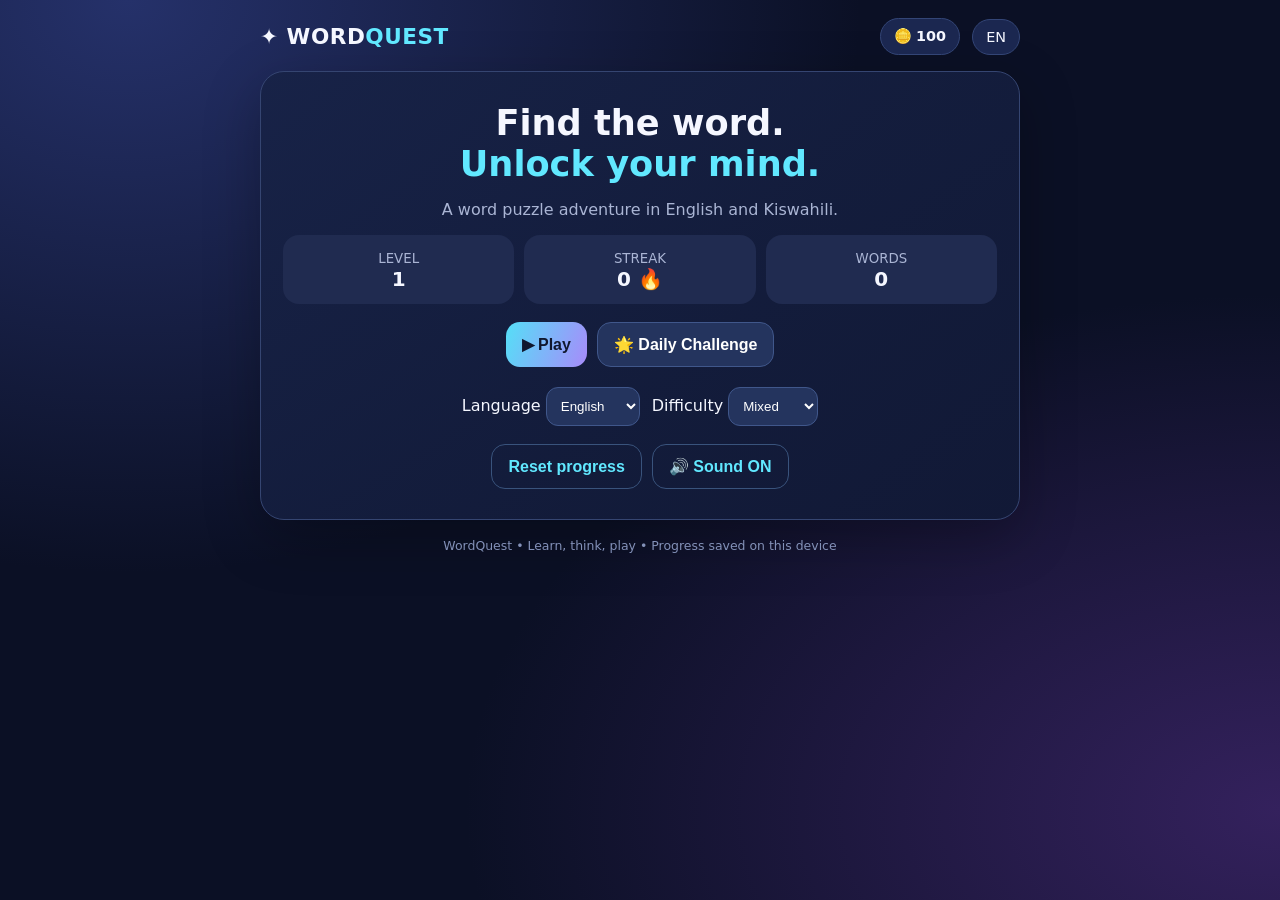
<file: index.html>
<!doctype html><html lang="en"><head><meta charset="utf-8"><meta name="viewport" content="width=device-width,initial-scale=1"><meta name="theme-color" content="#101a3a"><title>WordQuest</title><style>
:root{--bg:#0b1025;--panel:#151e40;--panel2:#202b53;--cyan:#61e8ff;--purple:#a78bfa;--text:#f5f7ff;--muted:#aab5d4;--gold:#ffd66b}*{box-sizing:border-box}body{margin:0;background:radial-gradient(ellipse at 10% 0,#25316a,transparent 45%),radial-gradient(ellipse at 100% 90%,#34215d,transparent 45%),var(--bg);color:var(--text);font-family:system-ui,-apple-system,Segoe UI,sans-serif;min-height:100vh;padding:18px}.wrap{max-width:760px;margin:auto}.top{display:flex;align-items:center;justify-content:space-between;gap:12px}.logo{font-weight:900;font-size:1.35rem;letter-spacing:.5px}.logo span{color:var(--cyan)}.pill{background:#1b2750;border:1px solid #334576;border-radius:999px;padding:9px 13px;font-size:.9rem}.card{background:linear-gradient(145deg,#172246ed,#111936f5);border:1px solid #354571;border-radius:24px;padding:22px;margin-top:16px;box-shadow:0 18px 55px #0004}.hero{text-align:center;padding:30px 22px}.hero h1{font-size:2.2rem;margin:0 0 8px}.hero p{color:var(--muted)}button{background:linear-gradient(110deg,#55dff7,#a78bfa);border:0;color:#10172e;font-weight:800;border-radius:14px;padding:12px 16px;font-size:1rem;cursor:pointer}button.secondary{background:#24345e;color:white;border:1px solid #40578b}button.flat{background:transparent;color:var(--cyan);border:1px solid #39537c}button:disabled{opacity:.4;cursor:not-allowed}.buttons{display:flex;gap:10px;flex-wrap:wrap;justify-content:center;margin-top:18px}.stats{display:grid;grid-template-columns:repeat(3,1fr);gap:10px}.stat{background:#202b50;border-radius:16px;padding:13px;text-align:center}.stat small{color:var(--muted)}.stat strong{display:block;font-size:1.25rem}.clue{font-size:1.35rem;text-align:center;padding:18px 12px}.answer{display:flex;justify-content:center;gap:8px;flex-wrap:wrap;min-height:54px}.slot{width:44px;height:46px;border:2px dashed #53648f;border-radius:12px;display:grid;place-items:center;font-weight:800;font-size:1.15rem}.slot.filled{border-style:solid;border-color:var(--cyan);background:#23345a}.letters{display:flex;justify-content:center;gap:8px;flex-wrap:wrap;margin:22px 0}.letter{width:46px;height:48px;border-radius:12px;background:#27365e;color:white;border:1px solid #516798;font-weight:900;font-size:1.15rem}.letter.used{opacity:.22}.hidden{display:none}.row{display:flex;align-items:center;justify-content:space-between;gap:12px;flex-wrap:wrap}.muted{color:var(--muted)}.success{color:#86f4c1}.warn{color:var(--gold)}select{background:#24345e;color:white;border:1px solid #40578b;border-radius:12px;padding:10px}.footer{text-align:center;color:#8391b8;font-size:.78rem;padding:18px}.toast{text-align:center;min-height:28px;color:var(--gold);font-weight:700}.progress{height:8px;background:#27345b;border-radius:20px;overflow:hidden;margin:14px 0}.progress div{height:100%;background:linear-gradient(90deg,var(--cyan),var(--purple))}@media(max-width:500px){body{padding:12px}.card{padding:17px}.slot,.letter{width:39px;height:42px}.hero h1{font-size:1.8rem}}
</style></head><body><div class="wrap"><header class="top"><div class="logo">✦ WORD<span>QUEST</span></div><div class="row"><span class="pill">🪙 <b id="coins">100</b></span><span class="pill" id="langBadge">EN</span></div></header>
<section id="home" class="card hero"><h1>Find the word.<br><span style="color:var(--cyan)">Unlock your mind.</span></h1><p>A word puzzle adventure in English and Kiswahili.</p><div class="stats"><div class="stat"><small>LEVEL</small><strong id="levelStat">1</strong></div><div class="stat"><small>STREAK</small><strong id="streakStat">0 🔥</strong></div><div class="stat"><small>WORDS</small><strong id="wordsStat">0</strong></div></div><div class="buttons"><button onclick="start(false)">▶ Play</button><button class="secondary" onclick="start(true)">🌟 Daily Challenge</button></div><div class="row" style="margin-top:20px;justify-content:center"><label>Language <select id="language" onchange="changeLang()"><option value="en">English</option><option value="sw">Kiswahili</option></select></label><label>Difficulty <select id="difficulty" onchange="changeDifficulty()"><option value="all">Mixed</option><option value="easy">Easy</option><option value="medium">Medium</option><option value="hard">Hard</option></select></label></div><div class="buttons"><button class="flat" onclick="resetGame()">Reset progress</button><button class="flat" onclick="toggleSound()" id="soundBtn">🔊 Sound ON</button></div></section>
<section id="game" class="card hidden"><div class="row"><button class="flat" onclick="goHome()">← Home</button><div class="pill" id="modeLabel">Level 1</div><div class="pill">🪙 <span id="gameCoins">100</span></div></div><div class="progress"><div id="progressBar" style="width:0%"></div></div><div class="clue" id="clue">Clue</div><div class="answer" id="answer"></div><div class="letters" id="letters"></div><div class="toast" id="toast"></div><div class="buttons"><button class="secondary" onclick="hint()">💡 Hint (15)</button><button class="secondary" onclick="clearAnswer()">↺ Clear</button><button onclick="check()">Check ✓</button></div><div class="footer" id="gameFooter">Earn coins by solving puzzles.</div></section><footer class="footer">WordQuest • Learn, think, play • Progress saved on this device</footer></div>
<script>
const EN=[['planet','A world orbiting a star','easy'],['river','A natural flowing body of water','easy'],['pencil','A tool used for writing or drawing','easy'],['garden','A place where plants are grown','easy'],['window','An opening in a wall with glass','easy'],['bridge','A structure built over a gap','easy'],['orange','A citrus fruit and a colour','easy'],['shadow','A dark shape cast by light','easy'],['puzzle','A problem made to test your thinking','easy'],['forest','A large area filled with trees','easy'],['journey','Travel from one place to another','medium'],['diamond','A precious stone known for its hardness','medium'],['library','A place where books are kept','medium'],['whisper','To speak very softly','medium'],['gravity','The force that pulls objects together','medium'],['compass','A device that points north','medium'],['horizon','The line where sky meets land or sea','medium'],['courage','The ability to face fear','medium'],['harvest','Gathering crops from the fields','medium'],['village','A small community or settlement','medium'],['curiosity','The desire to know or learn something','hard'],['strategy','A plan designed to achieve a goal','hard'],['velocity','Speed in a particular direction','hard'],['mystery','Something difficult to explain or understand','hard'],['rhythm','A repeated pattern of sounds or movement','hard'],['invention','A new device or process created','hard'],['patience','Ability to wait calmly','hard'],['solution','An answer to a problem','hard'],['language','A system of words used to communicate','hard'],['wisdom','Knowledge combined with good judgement','hard'],['island','Land surrounded by water','easy'],['bottle','A container for liquids','easy'],['market','A place where goods are bought and sold','easy'],['cloud','A mass of water droplets in the sky','easy'],['music','Sounds arranged in a pleasing way','easy'],['engine','A machine that produces power','medium'],['balance','A steady or equal state','medium'],['festival','A celebration or special event','medium'],['energy','Power used to do work','medium'],['treasure','Valuable things kept or hidden','hard']];
const SW=[['mwezi','Kitu kinachoonekana angani usiku','easy'],['mto','Maji yanayotiririka kuelekea baharini','easy'],['kalamu','Chombo cha kuandika','easy'],['bustani','Mahali pa kupanda maua au mimea','easy'],['dirisha','Sehemu ya ukuta yenye nafasi ya kuingiza mwanga','easy'],['daraja','Muundo unaovuka mto au bonde','easy'],['machungwa','Tunda lenye ladha ya uchachu na utamu','easy'],['kivuli','Giza linalotokana na kuzuia mwanga','easy'],['kitendawili','Swali la kufikirisha lenye jibu','easy'],['msitu','Eneo kubwa lenye miti mingi','easy'],['safari','Kusafiri kutoka sehemu moja hadi nyingine','medium'],['almasi','Jiwe la thamani lenye ugumu mkubwa','medium'],['maktaba','Mahali pa kuhifadhi na kusoma vitabu','medium'],['kunongona','Kuzungumza kwa sauti ya chini','medium'],['mvuto','Nguvu inayovuta vitu kuelekea kila mmoja','medium'],['dira','Chombo kinachoonyesha mwelekeo','medium'],['upeo','Mstari unaoonekana mbali ambapo ardhi na anga hukutana','medium'],['ujasiri','Uwezo wa kukabiliana na hofu','medium'],['mavuno','Mazao yanayokusanywa shambani','medium'],['kijiji','Makazi madogo ya watu','medium'],['udadisi','Hamu ya kujua au kujifunza','hard'],['mkakati','Mpango wa kufikia lengo','hard'],['kasi','Umbali unaosafiriwa kwa muda','easy'],['fumbo','Jambo lisiloeleweka kwa urahisi','medium'],['mdundo','Mpangilio unaojirudia wa sauti','medium'],['uvumbuzi','Kitu kipya kilichobuniwa','hard'],['subira','Uwezo wa kusubiri kwa utulivu','medium'],['suluhisho','Jibu au njia ya kutatua tatizo','medium'],['lugha','Njia ya watu kuwasiliana','easy'],['hekima','Maarifa na busara ya kufanya maamuzi','hard'],['kisiwa','Ardhi iliyozungukwa na maji','easy'],['chupa','Kifaa cha kuhifadhi kimiminika','easy'],['soko','Mahali pa kununua na kuuza bidhaa','easy'],['wingu','Mkusanyiko wa matone angani','easy'],['muziki','Sauti zilizopangwa kwa mpangilio','easy'],['injini','Mashine inayozalisha nguvu','medium'],['usawa','Hali ya kuwa sawa','medium'],['sherehe','Tukio la kusherehekea','easy'],['nguvu','Uwezo wa kufanya kazi','easy'],['hazina','Vitu vya thamani vilivyokusanywa','hard']];
let data=JSON.parse(localStorage.getItem('wqsave')||'{}');data.coins??=100;data.level??=1;data.words??=0;data.streak??=0;data.lang??='en';data.sound??=true;data.daily??='';let daily=false,word='',clue='',pool=[],picked=[],hinted=0,levelNum=1;
function save(){localStorage.setItem('wqsave',JSON.stringify(data));updateStats()}function updateStats(){document.getElementById('coins').textContent=data.coins;document.getElementById('gameCoins').textContent=data.coins;document.getElementById('levelStat').textContent=data.level;document.getElementById('wordsStat').textContent=data.words;document.getElementById('streakStat').textContent=data.streak+' 🔥';document.getElementById('language').value=data.lang;document.getElementById('langBadge').textContent=data.lang.toUpperCase();document.getElementById('soundBtn').textContent=data.sound?'🔊 Sound ON':'🔇 Sound OFF'}function bank(){return data.lang==='en'?EN:SW}function changeLang(){data.lang=document.getElementById('language').value;save()}function changeDifficulty(){save()}function goHome(){document.getElementById('game').classList.add('hidden');document.getElementById('home').classList.remove('hidden');save()}function start(isDaily){daily=isDaily;let list=bank().filter(x=>document.getElementById('difficulty').value==='all'||x[2]===document.getElementById('difficulty').value);if(isDaily){let seed=new Date().toISOString().slice(0,10);list=[bank()[Math.floor((new Date().getDate()+new Date().getMonth()*31)%bank().length)]];levelNum='Daily'}else{list=list.length?list:bank();let idx=(data.level-1)%list.length;list=[list[idx]];levelNum=data.level}word=list[0][0].toUpperCase();clue=list[0][1];picked=Array(word.length).fill(null);hinted=0;pool=word.split('').map((l,i)=>({l,i}));pool.sort(()=>Math.random()-.5);document.getElementById('home').classList.add('hidden');document.getElementById('game').classList.remove('hidden');document.getElementById('modeLabel').textContent=isDaily?'🌟 Daily Challenge':'Level '+levelNum;document.getElementById('clue').textContent=clue;document.getElementById('progressBar').style.width=isDaily?'100%':Math.min(100,(data.level%10)*10)+'%';document.getElementById('toast').textContent='';render();updateStats()}function render(){let a=document.getElementById('answer');a.innerHTML='';for(let i=0;i<word.length;i++){let s=document.createElement('div');s.className='slot'+(picked[i]?' filled':'');s.textContent=picked[i]?.l||'';s.onclick=()=>remove(i);a.appendChild(s)}let l=document.getElementById('letters');l.innerHTML='';pool.forEach((x,i)=>{let b=document.createElement('button');b.className='letter'+(picked.some(p=>p?.i===x.i)?' used':'');b.textContent=x.l;b.disabled=picked.some(p=>p?.i===x.i);b.onclick=()=>choose(x);l.appendChild(b)});document.getElementById('gameCoins').textContent=data.coins}function choose(x){let i=picked.findIndex(p=>!p);if(i<0)return;picked[i]=x;render();tone(520)}function remove(i){if(picked[i]){picked[i]=null;render()}}function clearAnswer(){picked=[];render()}function check(){if(picked.filter(Boolean).length!==word.length){toast('Fill every letter first');return}let ans=picked.map(x=>x.l).join('');if(ans===word){toast('Correct! +20 coins ✨',true);data.coins+=20;data.words++;data.streak++;if(daily){let day=new Date().toISOString().slice(0,10);if(data.daily!==day){data.coins+=30;data.daily=day;toast('Daily solved! +20 coins and +30 daily bonus 🎉',true)}else toast('Daily puzzle solved!',true)}else data.level++;save();tone(760);setTimeout(()=>goHome(),900)}else{toast('Not quite. Try again!');tone(180)}}function hint(){if(data.coins<15){toast('Not enough coins for a hint');return}let i=picked.findIndex(p=>!p);if(i<0){toast('Answer already filled');return}let correct=pool.find(x=>x.i===i);if(!correct){let actual=word[i];correct={l:actual,i};}data.coins-=15;picked[i]=correct;hinted++;save();render();toast('Hint used: -15 coins');tone(440)}function toast(t,ok=false){let el=document.getElementById('toast');el.textContent=t;el.className='toast '+(ok?'success':'')}function resetGame(){if(confirm('Reset all WordQuest progress and coins?')){data={coins:100,level:1,words:0,streak:0,lang:data.lang,sound:data.sound,daily:''};save()}}function toggleSound(){data.sound=!data.sound;save()}function tone(freq){if(!data.sound)return;try{let c=new(window.AudioContext||window.webkitAudioContext)(),o=c.createOscillator(),g=c.createGain();o.frequency.value=freq;g.gain.value=.035;o.connect(g);g.connect(c.destination);o.start();o.stop(c.currentTime+.08)}catch(e){}}updateStats();
</script></body></html>
</file>
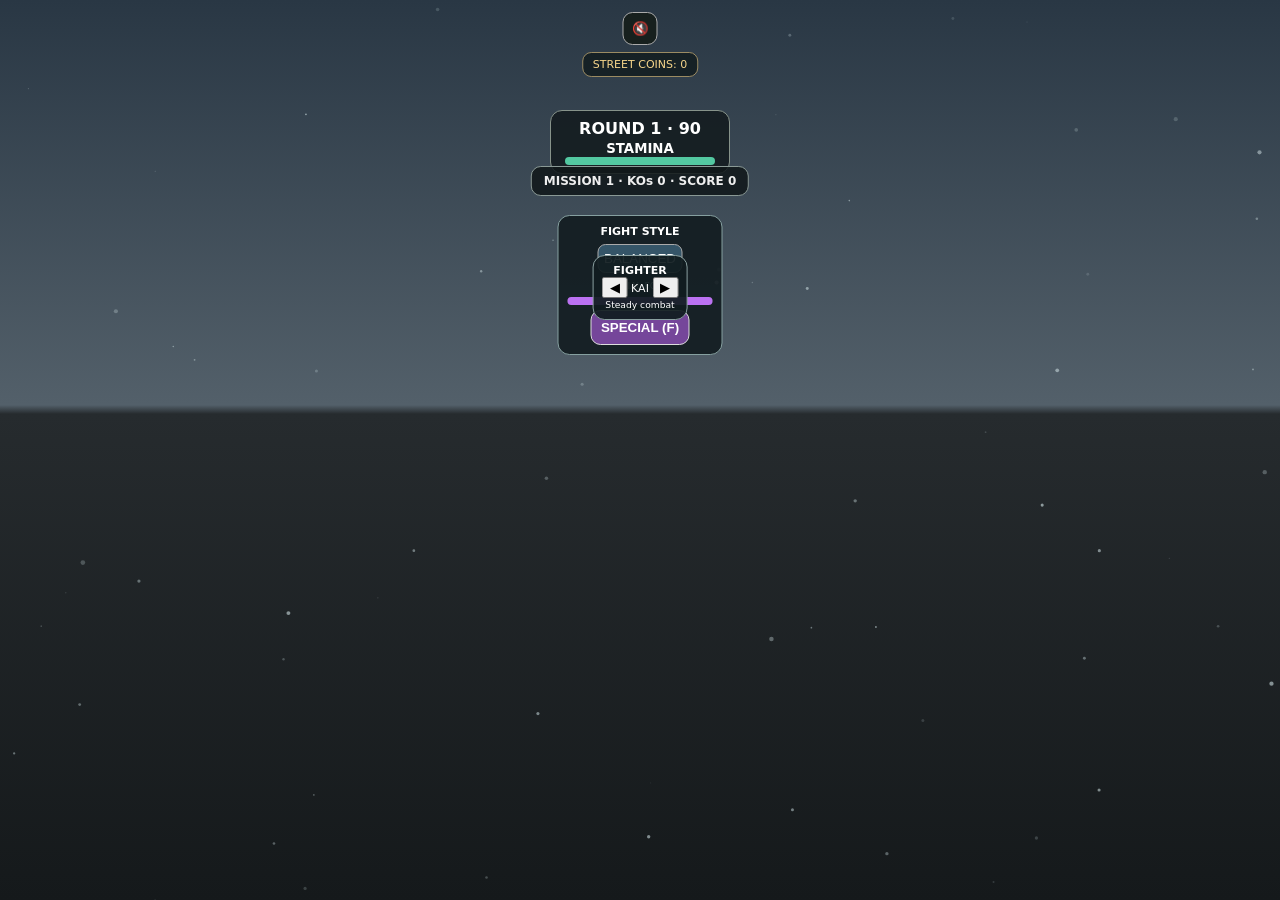
<file: fighting-tiger-prototype/index.html>
<!DOCTYPE html>
<html lang="en"><head><meta charset="utf-8"><meta name="viewport" content="width=device-width,initial-scale=1,maximum-scale=1,user-scalable=no"><title>Street Legend — Combat Prototype</title>
<style>
*{box-sizing:border-box}body{margin:0;background:#101315;color:#eee;font-family:system-ui;overflow:hidden}canvas{display:block;width:100vw;height:100vh;background:linear-gradient(#293744 0%,#53606a 45%,#262b2e 46%,#15191b 100%)}.hud{position:fixed;top:12px;left:12px;right:12px;display:flex;justify-content:space-between;gap:10px}.panel{background:#101719cc;border:1px solid #87938a;border-radius:12px;padding:10px 14px;min-width:40%}.bar{height:12px;background:#42494a;border-radius:9px;margin-top:6px;overflow:hidden}.fill{height:100%;background:linear-gradient(90deg,#b43b32,#e7a34c);width:100%;transition:width .2s}.controls{position:fixed;bottom:20px;left:0;right:0;display:flex;justify-content:space-between;padding:0 20px;align-items:end}.pad{display:grid;grid-template-columns:56px 56px 56px;grid-template-rows:56px 56px 56px;gap:5px}.btn{border:1px solid #a4a9a4;border-radius:14px;background:#17201ed9;color:white;font-weight:bold;font-size:18px;touch-action:none}.pad .up{grid-column:2}.pad .left{grid-column:1;grid-row:2}.pad .down{grid-column:2;grid-row:2}.pad .right{grid-column:3;grid-row:2}.actions{display:grid;grid-template-columns:64px 64px;gap:7px}.actions button{height:70px;border-radius:50%;background:#803e34e8;font-size:13px}.actions .kick{background:#9c7431e8}.note{position:fixed;bottom:130px;left:50%;transform:translateX(-50%);font-size:12px;color:#e6e2ce;background:#171d1bcc;padding:8px;border-radius:8px;white-space:nowrap}.title{position:fixed;top:90px;left:50%;transform:translateX(-50%);font-size:22px;font-weight:900;text-shadow:0 3px 8px #000}
</style></head><body><canvas id="c"></canvas><div class="hud"><div class="panel"><b>PLAYER</b><div class="bar"><div id="hp" class="fill"></div></div><small id="hptext">100 / 100</small></div><div class="panel"><b>RIVAL</b><div class="bar"><div id="ehp" class="fill"></div></div><small id="ehptext">100 / 100</small></div></div><div class="title" id="title">STREET LEGEND · DEMO</div><div class="controls"><div class="pad"><button class="btn up" data-m="up">▲</button><button class="btn left" data-m="left">◀</button><button class="btn down" data-m="down">▼</button><button class="btn right" data-m="right">▶</button></div><div class="actions"><button class="btn" id="punch">PUNCH</button><button class="btn kick" id="kick">KICK</button><button class="btn" id="block" style="background:#385b4b">BLOCK</button><button class="btn" id="dodge" style="background:#375b7c">DODGE</button></div></div><div class="note">Combo: punch twice, kick · Block reduces damage · Dodge</div>
<script>
const c=document.querySelector('#c'),ctx=c.getContext('2d');function resize(){c.width=innerWidth*devicePixelRatio;c.height=innerHeight*devicePixelRatio;ctx.setTransform(devicePixelRatio,0,0,devicePixelRatio,0,0)}resize();onresize=resize;
let player={x:0.36,y:0.65,hp:100,attack:0},enemy={x:0.64,y:0.58,hp:100,attack:0},keys={},flash=0,won=false;
function fighter(x,y,color,attack){let px=x*innerWidth,py=y*innerHeight,s=70+(y-.5)*55;ctx.save();ctx.translate(px,py);if(attack)ctx.rotate(attack*.12);ctx.fillStyle='#0006';ctx.beginPath();ctx.ellipse(0,s*.62,s*.38,s*.12,0,0,Math.PI*2);ctx.fill();ctx.fillStyle=color;ctx.fillRect(-s*.18,-s*.1,s*.36,s*.48);ctx.fillStyle='#d3a078';ctx.beginPath();ctx.arc(0,-s*.3,s*.16,0,Math.PI*2);ctx.fill();ctx.strokeStyle=color;ctx.lineWidth=s*.13;ctx.lineCap='round';ctx.beginPath();ctx.moveTo(-s*.12,s*.02);ctx.lineTo(-s*.4,s*.1+attack*4);ctx.moveTo(s*.12,s*.02);ctx.lineTo(s*.4,s*.08-attack*4);ctx.moveTo(-s*.08,s*.36);ctx.lineTo(-s*.24,s*.6);ctx.moveTo(s*.08,s*.36);ctx.lineTo(s*.22,s*.6);ctx.stroke();ctx.restore()}
function draw(){ctx.clearRect(0,0,innerWidth,innerHeight);let ground=innerHeight*.58;ctx.fillStyle='#293033';ctx.fillRect(0,ground,innerWidth,innerHeight-ground);for(let i=0;i<12;i++){ctx.strokeStyle='#343b3e';ctx.beginPath();ctx.moveTo(i*innerWidth/12,ground);ctx.lineTo(i*innerWidth/12,innerHeight);ctx.stroke()}fighter(player.x,player.y,'#315b83',player.attack);fighter(enemy.x,enemy.y,'#963d37',enemy.attack);if(flash){ctx.fillStyle='#fff4';ctx.fillRect(0,0,innerWidth,innerHeight);flash--}requestAnimationFrame(draw)}draw();
function update(){let sp=.005;for(let k in keys)if(keys[k]){if(k==='up')player.y-=sp;if(k==='down')player.y+=sp;if(k==='left')player.x-=sp;if(k==='right')player.x+=sp}player.x=Math.max(.1,Math.min(.9,player.x));player.y=Math.max(.45,Math.min(.85,player.y));if(enemy.hp>0){let dx=player.x-enemy.x,dy=player.y-enemy.y;enemy.x+=Math.sign(dx)*.0014;enemy.y+=Math.sign(dy)*.0008;if(Math.abs(dx)<.1&&Math.abs(dy)<.1&&Math.random()<.008){player.hp=Math.max(0,player.hp-4);flash=4;hud()}}hud();setTimeout(update,30)};
function hud(){document.querySelector('#hp').style.width=player.hp+'%';document.querySelector('#ehp').style.width=enemy.hp+'%';document.querySelector('#hptext').textContent=player.hp+' / 100';document.querySelector('#ehptext').textContent=enemy.hp+' / 100';if(enemy.hp<=0&&!won){won=true;document.querySelector('#title').textContent='VICTORY! · RIVAL DEFEATED';}if(player.hp<=0)document.querySelector('#title').textContent='DEFEATED · TAP TO RESTART'}
document.querySelectorAll('[data-m]').forEach(b=>{let m=b.dataset.m;b.onpointerdown=e=>{e.preventDefault();keys[m]=true};b.onpointerup=b.onpointerleave=()=>keys[m]=false});
function hit(type){if(won||player.hp<=0)return;let dx=player.x-enemy.x,dy=player.y-enemy.y;if(Math.abs(dx)<.16&&Math.abs(dy)<.13){enemy.hp=Math.max(0,enemy.hp-(type==='kick'?16:10));enemy.attack=-1;flash=3;setTimeout(()=>enemy.attack=0,180)}player.attack=type==='kick'?2:1;setTimeout(()=>player.attack=0,200);hud()}
document.querySelector('#punch').onclick=()=>hit('punch');document.querySelector('#kick').onclick=()=>hit('kick');document.querySelector('#title').onclick=()=>{if(player.hp<=0||won){player.hp=enemy.hp=100;won=false;document.querySelector('#title').textContent='STREET LEGEND · DEMO';hud()}};

// Combat expansion: defensive actions, combos, and clearer enemy pressure.
let blocking=false, dodging=false, comboCount=0, comboTimer=null;
const blockBtn=document.querySelector('#block'),dodgeBtn=document.querySelector('#dodge');
blockBtn.onpointerdown=e=>{e.preventDefault();blocking=true;blockBtn.style.filter='brightness(1.5)'};
blockBtn.onpointerup=blockBtn.onpointerleave=()=>{blocking=false;blockBtn.style.filter=''};
dodgeBtn.onclick=()=>{if(won||player.hp<=0)return;dodging=true;player.x=Math.max(.08,Math.min(.92,player.x+(player.x<enemy.x?-0.07:0.07)));setTimeout(()=>dodging=false,380)};
const baseHit=hit;
hit=function(type){if(won||player.hp<=0)return;let dx=player.x-enemy.x,dy=player.y-enemy.y;if(Math.abs(dx)<.17&&Math.abs(dy)<.15){comboCount++;clearTimeout(comboTimer);comboTimer=setTimeout(()=>comboCount=0,1000);let damage=(type==='kick'?18:11)+(comboCount>=3?7:0);enemy.hp=Math.max(0,enemy.hp-damage);document.querySelector('#title').textContent=comboCount>=3?'COMBO STRIKE!':'STREET LEGEND · DEMO';enemy.attack=-1;flash=3;setTimeout(()=>enemy.attack=0,180)}player.attack=type==='kick'?2:1;setTimeout(()=>player.attack=0,200);hud()};
update=function(){let sp=.005;for(let k in keys)if(keys[k]){if(k==='up')player.y-=sp;if(k==='down')player.y+=sp;if(k==='left')player.x-=sp;if(k==='right')player.x+=sp}player.x=Math.max(.08,Math.min(.92,player.x));player.y=Math.max(.45,Math.min(.85,player.y));if(enemy.hp>0&&player.hp>0){let dx=player.x-enemy.x,dy=player.y-enemy.y;enemy.x+=Math.sign(dx)*.0013;enemy.y+=Math.sign(dy)*.0007;if(Math.abs(dx)<.11&&Math.abs(dy)<.13&&Math.random()<.009&&!dodging){player.hp=Math.max(0,player.hp-(blocking?1:4));flash=blocking?1:4;hud()}}hud();setTimeout(update,30)};update();
</script>
<!-- Gameplay upgrade: keyboard, smarter movement, cooldowns and effects -->
<script>
// Keyboard play and improved combat presentation
const keyMap={w:'up',ArrowUp:'up',s:'down',ArrowDown:'down',a:'left',ArrowLeft:'left',d:'right',ArrowRight:'right'};
addEventListener('keydown',e=>{if(keyMap[e.key]){keys[keyMap[e.key]]=true;e.preventDefault()} if(e.key==='j')hit('punch');if(e.key==='k')hit('kick');if(e.key==='l')blocking=true;if(e.key===' '){e.preventDefault();dodgeBtn.click()}});
addEventListener('keyup',e=>{if(keyMap[e.key])keys[keyMap[e.key]]=false;if(e.key==='l')blocking=false});
// Smooth pulse effect when combat is close, with an optional shake on impact
let impactShake=0;
const oldDraw=fighter;
fighter=function(x,y,color,attack){oldDraw(x,y,color,attack);if(attack){ctx.save();ctx.globalAlpha=.18;ctx.fillStyle='#fff';ctx.beginPath();ctx.arc(x*innerWidth,y*innerHeight-30,48,0,Math.PI*2);ctx.fill();ctx.restore()}};
// Prevent attacks from being spammed and make enemy strikes telegraphed
let playerCooldown=0,enemyWindup=0,enemyCooldown=0;
const previousHit=hit;
hit=function(type){if(playerCooldown>0||blocking)return;playerCooldown=type==='kick'?520:300;previousHit(type);setTimeout(()=>playerCooldown=0,type==='kick'?520:300)};
// Stronger rival behaviour: occasional wind-up attack, recover window and distance-aware pursuit.
update=function(){let sp=.0048;for(let k in keys)if(keys[k]){if(k==='up')player.y-=sp;if(k==='down')player.y+=sp;if(k==='left')player.x-=sp;if(k==='right')player.x+=sp}player.x=Math.max(.08,Math.min(.92,player.x));player.y=Math.max(.46,Math.min(.84,player.y));if(enemy.hp>0&&player.hp>0){let dx=player.x-enemy.x,dy=player.y-enemy.y,dist=Math.abs(dx);if(enemyWindup>0){enemyWindup-=30;if(enemyWindup<=0&&dist<.13&&Math.abs(dy)<.13&&!dodging){player.hp=Math.max(0,player.hp-(blocking?2:9));flash=blocking?2:5;hud();enemyCooldown=850}}else if(enemyCooldown>0)enemyCooldown-=30;else if(dist<.13&&Math.abs(dy)<.13&&Math.random()<.025){enemyWindup=240;document.querySelector('#title').textContent='RIVAL ATTACK! BLOCK OR DODGE';enemy.attack=1;setTimeout(()=>enemy.attack=0,220)}else{enemy.x+=Math.sign(dx)*.0012;enemy.y+=Math.sign(dy)*.00065}}hud();setTimeout(update,30)};
update();
</script>

<script>
// Additional polish: match-style timer, arena boundaries, stamina, round reset and mobile sound toggle.
let stamina=100, roundSeconds=90, roundTimer=null, soundEnabled=false;
const extraHud=document.createElement('div');extraHud.style.cssText='position:fixed;top:110px;left:50%;transform:translateX(-50%);background:#101719cc;border:1px solid #87938a;border-radius:12px;padding:8px 14px;text-align:center;color:#fff;font-weight:800;z-index:5';extraHud.innerHTML='ROUND 1 · <span id="timer">90</span><br><small>STAMINA</small><div style="width:150px;height:8px;background:#555;border-radius:6px;overflow:hidden"><div id="staminabar" style="height:100%;width:100%;background:#53c8a1"></div></div>';document.body.appendChild(extraHud);
const soundBtn=document.createElement('button');soundBtn.textContent='🔇';soundBtn.style.cssText='position:fixed;top:12px;left:50%;transform:translateX(-50%);z-index:8;background:#17201e;color:white;border:1px solid #aaa;border-radius:10px;padding:8px';document.body.appendChild(soundBtn);soundBtn.onclick=()=>{soundEnabled=!soundEnabled;soundBtn.textContent=soundEnabled?'🔊':'🔇'};
function startRoundClock(){if(roundTimer)clearInterval(roundTimer);roundSeconds=90;roundTimer=setInterval(()=>{if(player.hp<=0||enemy.hp<=0){clearInterval(roundTimer);return}roundSeconds--;document.querySelector('#timer').textContent=roundSeconds;if(roundSeconds<=0){clearInterval(roundTimer);document.querySelector('#title').textContent=player.hp>enemy.hp?'TIME UP · PLAYER WINS':'TIME UP · RIVAL WINS'}},1000)}startRoundClock();
// Stamina drains on attacks/dodge and regenerates while idle.
const oldHit=hit;hit=function(type){if(stamina<(type==='kick'?25:12)) {document.querySelector('#title').textContent='LOW STAMINA · RECOVER';return}stamina=Math.max(0,stamina-(type==='kick'?25:12));oldHit(type)};
const oldDodge=dodgeBtn.onclick;dodgeBtn.onclick=()=>{if(stamina<20){document.querySelector('#title').textContent='LOW STAMINA · RECOVER';return}stamina-=20;if(oldDodge)oldDodge()};
const staminaLoop=setInterval(()=>{if(!blocking&&!keys.up&&!keys.down&&!keys.left&&!keys.right)stamina=Math.min(100,stamina+1.2);document.querySelector('#staminabar').style.width=stamina+'%'},120);
// Keep both fighters within arena and add a small arena label.
const arenaLabel=document.createElement('div');arenaLabel.textContent='DOJO DISTRICT · NIGHT';arenaLabel.style.cssText='position:fixed;bottom:8px;left:50%;transform:translateX(-50%);color:#cbd5d1;font-size:10px;letter-spacing:2px';document.body.appendChild(arenaLabel);
</script>

<script>
// Street Legend progression layer: escalating opponents, score and a mission HUD.
(()=>{
 let stage=1, kos=0, score=0, stageLock=false;
 const progress=document.createElement('div');progress.style.cssText='position:fixed;top:166px;left:50%;transform:translateX(-50%);z-index:7;background:#101719d9;border:1px solid #8a9995;border-radius:10px;padding:7px 12px;font-size:12px;font-weight:700;text-align:center';progress.textContent='MISSION 1 · KOs 0 · SCORE 0';document.body.appendChild(progress);
 const originalHud=window.hud;
 const observer=new MutationObserver(()=>{if(enemy.hp<=0&&!stageLock&&player.hp>0){stageLock=true;kos++;score+=100*stage;progress.textContent='MISSION '+stage+' · KOs '+kos+' · SCORE '+score;document.querySelector('#title').textContent='KO! · '+(stage<5?'NEXT CHALLENGER':'STREET CHAMPION');if(stage<5)setTimeout(()=>{stage++;enemy.hp=100+stage*8;enemy.x=player.x<.5?.78:.22;enemy.y=.58;player.hp=Math.min(100,player.hp+15);stamina=Math.min(100,stamina+30);stageLock=false;progress.textContent='MISSION '+stage+' · KOs '+kos+' · SCORE '+score;document.querySelector('#title').textContent='MISSION '+stage+' · FIGHT!';hud()},1400);else document.querySelector('#title').textContent='STREET CHAMPION · SCORE '+score;}});
 observer.observe(document.body,{subtree:true,childList:true,attributes:true});
})();
</script>

<script>
// Ability system: focus gauge, signature special and character style selection.
(()=>{
 let focus=100, specialBusy=false, style='BALANCED';
 const panel=document.createElement('div');panel.style.cssText='position:fixed;top:215px;left:50%;transform:translateX(-50%);z-index:9;background:#121c20e8;border:1px solid #86a0a0;border-radius:12px;padding:9px;color:#fff;font-size:11px;text-align:center';
 panel.innerHTML='<b>FIGHT STYLE</b><br><button id="stylebtn" style="margin:6px;padding:6px;background:#355568;color:white;border-radius:8px;border:1px solid #aaa">BALANCED</button><br><small>SPECIAL FOCUS</small><div style="width:145px;height:8px;background:#444;border-radius:8px;margin:5px auto"><div id="focusbar" style="width:100%;height:100%;background:#bb71f2;border-radius:8px"></div></div><button id="special" style="background:#75469a;color:white;border:1px solid #ddd;border-radius:10px;padding:9px;font-weight:bold">SPECIAL (F)</button>';document.body.appendChild(panel);
 const styles=['BALANCED','POWER','SPEED'];document.querySelector('#stylebtn').onclick=()=>{style=styles[(styles.indexOf(style)+1)%styles.length];document.querySelector('#stylebtn').textContent=style;document.querySelector('#title').textContent='STYLE: '+style};
 const special=()=>{if(specialBusy||focus<40||enemy.hp<=0||player.hp<=0)return;specialBusy=true;focus-=40;let distance=Math.abs(player.x-enemy.x)+Math.abs(player.y-enemy.y);if(distance<.28){enemy.hp=Math.max(0,enemy.hp- (style==='POWER'?38:30));flash=9;player.attack=3;setTimeout(()=>player.attack=0,400);hud();document.querySelector('#title').textContent='SIGNATURE STRIKE!'}else document.querySelector('#title').textContent='SPECIAL MISSED · CLOSE THE GAP';setTimeout(()=>specialBusy=false,900)};
 document.querySelector('#special').onclick=special;addEventListener('keydown',e=>{if(e.key.toLowerCase()==='f')special()});
 setInterval(()=>{focus=Math.min(100,focus+.35);document.querySelector('#focusbar').style.width=focus+'%'},100);
 const styleTip=document.createElement('div');styleTip.textContent='POWER: harder specials · SPEED: mobility · F = special';styleTip.style.cssText='position:fixed;bottom:158px;left:50%;transform:translateX(-50%);font-size:10px;color:#ddd;background:#111b;padding:6px 8px;border-radius:8px;white-space:nowrap';document.body.appendChild(styleTip);
})();
</script>

<script>
// Persistent fighter profile and roster selection.
(()=>{
 const fighters=[{name:'KAI',style:'BALANCED',bonus:'Steady combat'},{name:'BRUTUS',style:'POWER',bonus:'Heavy strike focus'},{name:'SHADE',style:'SPEED',bonus:'Agile fighter'}];let selected=0;
 let save={coins:0,unlocked:0,fighter:0};try{save=Object.assign(save,JSON.parse(localStorage.getItem('streetLegendSave')||'{}'))}catch(e){}
 selected=save.fighter||0;
 const roster=document.createElement('div');roster.style.cssText='position:fixed;top:255px;left:50%;transform:translateX(-50%);z-index:10;background:#111c20ed;border:1px solid #8aa0a0;border-radius:12px;padding:8px;color:#fff;font-size:11px;text-align:center';roster.innerHTML='<b>FIGHTER</b><br><button id="rosterprev">◀</button> <span id="fightername">'+fighters[selected].name+'</span> <button id="rosternext">▶</button><br><small id="fighterinfo">'+fighters[selected].bonus+'</small>';document.body.appendChild(roster);
 const profile=document.createElement('div');profile.style.cssText='position:fixed;top:8px;right:50%;transform:translateX(50%);margin-top:44px;z-index:8;background:#121c20db;border:1px solid #9b8b62;border-radius:9px;padding:5px 10px;color:#f6d58a;font-size:11px';profile.textContent='STREET COINS: '+save.coins;document.body.appendChild(profile);
 function choose(i){selected=(i+fighters.length)%fighters.length;document.querySelector('#fightername').textContent=fighters[selected].name;document.querySelector('#fighterinfo').textContent=fighters[selected].bonus;save.fighter=selected;localStorage.setItem('streetLegendSave',JSON.stringify(save));}
 document.querySelector('#rosterprev').onclick=()=>choose(selected-1);document.querySelector('#rosternext').onclick=()=>choose(selected+1);
 const origHud=window.hud;let awarded=false;const watch=setInterval(()=>{if(enemy.hp<=0&&!awarded){awarded=true;save.coins=(save.coins||0)+100;profile.textContent='STREET COINS: '+save.coins;localStorage.setItem('streetLegendSave',JSON.stringify(save));}if(player.hp<=0)awarded=false;if(enemy.hp>0)awarded=false;},250);
})();
</script>

<script>
// Visual combat upgrade: arena lighting, improved silhouettes, animated ambience.
(()=>{const canvas=document.querySelector('#c'),ctx2=canvas.getContext('2d');const fx=document.createElement('canvas');fx.style.cssText='position:fixed;inset:0;width:100vw;height:100vh;pointer-events:none;z-index:2';document.body.appendChild(fx);let fctx=fx.getContext('2d');function fit(){fx.width=innerWidth*devicePixelRatio;fx.height=innerHeight*devicePixelRatio;fctx.setTransform(devicePixelRatio,0,0,devicePixelRatio,0,0)}fit();addEventListener('resize',fit);let motes=Array.from({length:65},()=>({x:Math.random()*innerWidth,y:Math.random()*innerHeight,r:Math.random()*2+.4,v:Math.random()*.35+.1,a:Math.random()*.5+.15}));function ambient(){fctx.clearRect(0,0,innerWidth,innerHeight);motes.forEach(p=>{p.y-=p.v;if(p.y<0){p.y=innerHeight;p.x=Math.random()*innerWidth}fctx.globalAlpha=p.a;fctx.fillStyle='#c8d9dc';fctx.beginPath();fctx.arc(p.x,p.y,p.r,0,6.28);fctx.fill()});fctx.globalAlpha=1;requestAnimationFrame(ambient)}ambient();const old=window.fighter;window.fighter=function(x,y,color,attack){let px=x*innerWidth,py=y*innerHeight,s=70+(y-.5)*55;ctx2.save();ctx2.translate(px,py);ctx2.fillStyle='#0005';ctx2.beginPath();ctx2.ellipse(0,s*.63,s*.42,s*.12,0,0,6.28);ctx2.fill();ctx2.fillStyle=color;ctx2.fillRect(-s*.15,-s*.12,s*.3,s*.42);ctx2.fillStyle='#d4a078';ctx2.beginPath();ctx2.arc(0,-s*.3,s*.16,0,6.28);ctx2.fill();ctx2.fillStyle='#17191c';ctx2.fillRect(-s*.17,-s*.36,s*.34,s*.07);ctx2.strokeStyle=color;ctx2.lineWidth=s*.12;ctx2.lineCap='round';ctx2.beginPath();ctx2.moveTo(-s*.12,s*.02);ctx2.lineTo(-s*.32,s*.12);ctx2.lineTo(-s*.42,s*.02+attack*5);ctx2.moveTo(s*.12,s*.02);ctx2.lineTo(s*.28,s*.1);ctx2.lineTo(s*.38,s*.02-attack*5);ctx2.moveTo(-s*.06,s*.3);ctx2.lineTo(-s*.2,s*.48);ctx2.lineTo(-s*.25,s*.6);ctx2.moveTo(s*.06,s*.3);ctx2.lineTo(s*.19,s*.48);ctx2.lineTo(s*.23,s*.6);ctx2.stroke();ctx2.fillStyle='#c7c7c7';ctx2.beginPath();ctx2.arc(-s*.42,s*.02+attack*5,s*.09,0,6.28);ctx2.arc(s*.38,s*.02-attack*5,s*.09,0,6.28);ctx2.fill();ctx2.restore()}})();
</script>
</body></html>
</file>
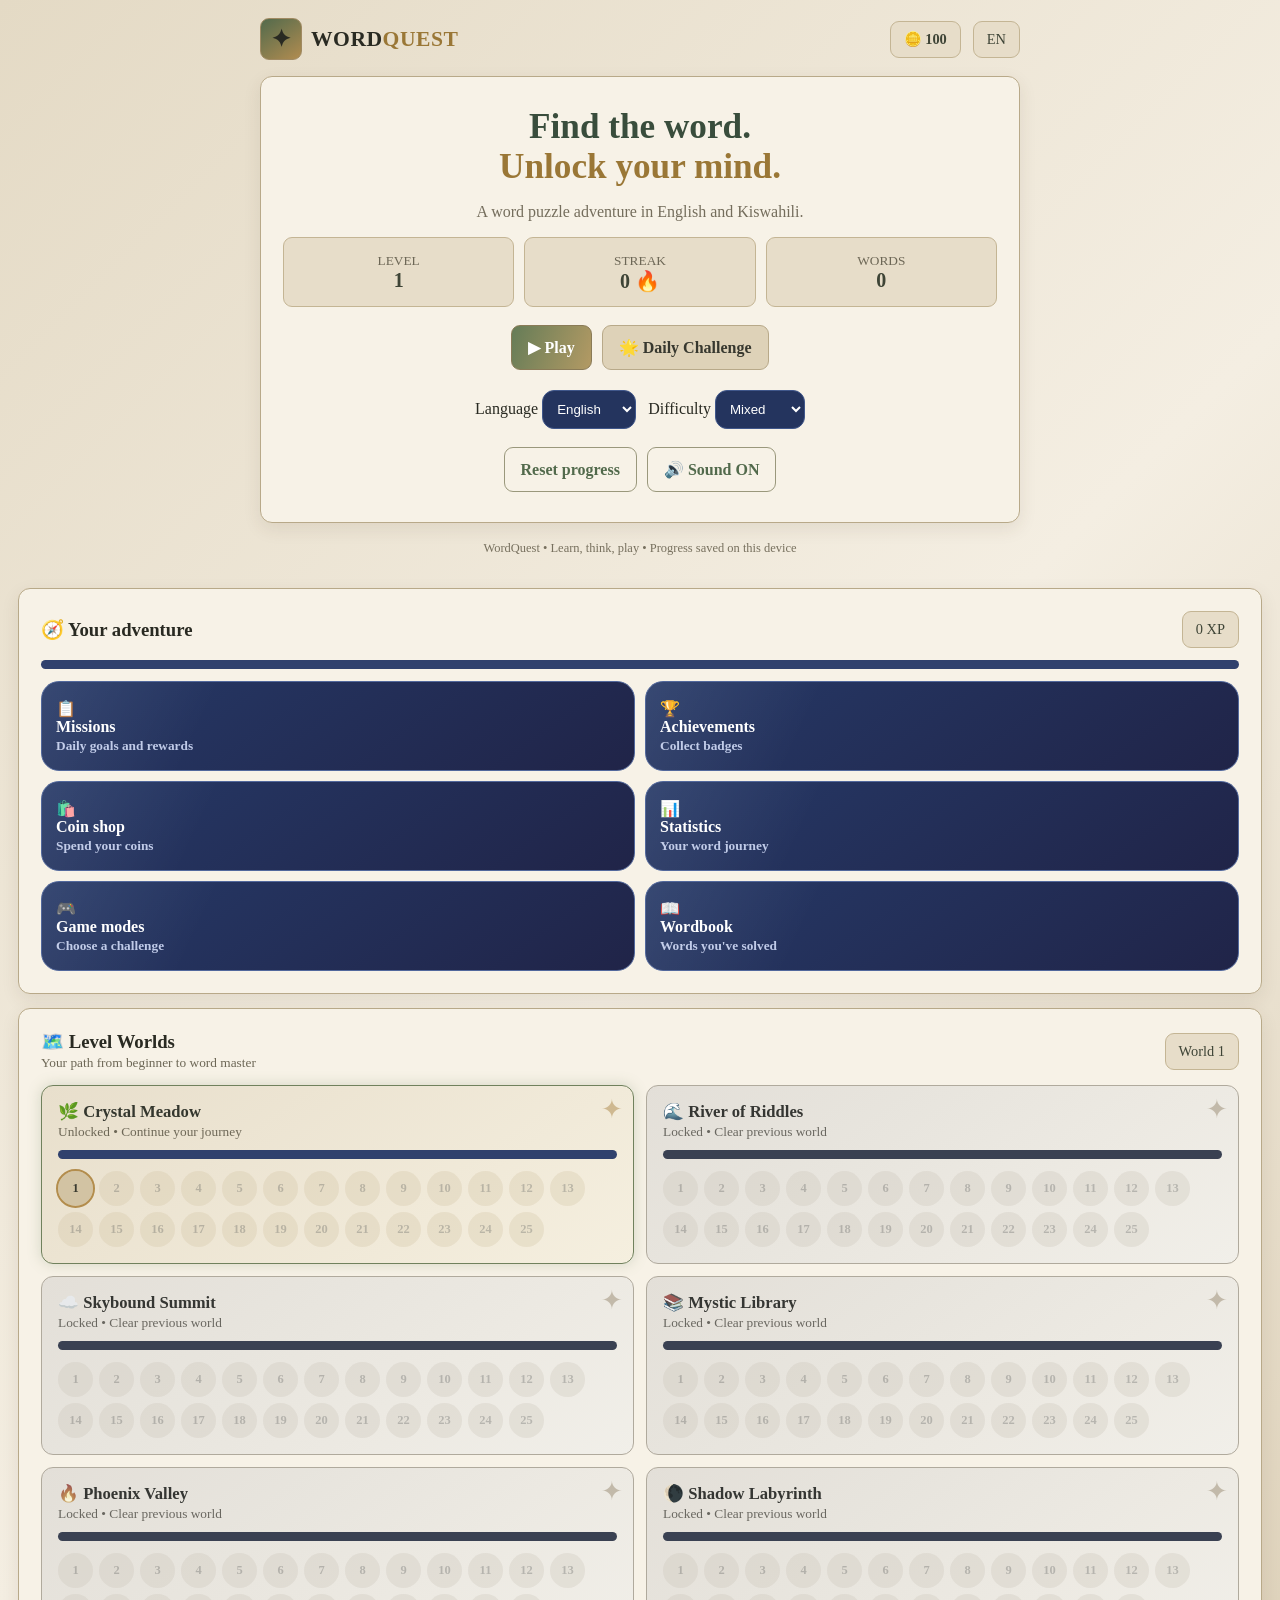
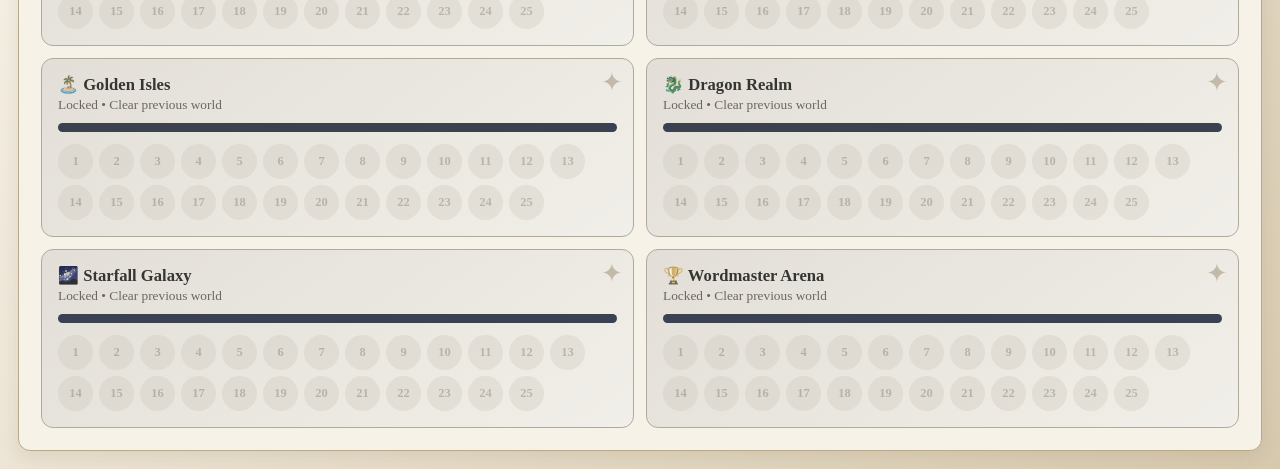
<file: app/src/main/assets/index.html>
<!doctype html><html lang="en"><head><meta charset="utf-8"><meta name="viewport" content="width=device-width,initial-scale=1"><meta name="theme-color" content="#101a3a"><title>WordQuest</title><style>
:root{--bg:#0b1025;--panel:#151e40;--panel2:#202b53;--cyan:#61e8ff;--purple:#a78bfa;--text:#f5f7ff;--muted:#aab5d4;--gold:#ffd66b}*{box-sizing:border-box}body{margin:0;background:radial-gradient(ellipse at 10% 0,#25316a,transparent 45%),radial-gradient(ellipse at 100% 90%,#34215d,transparent 45%),var(--bg);color:var(--text);font-family:system-ui,-apple-system,Segoe UI,sans-serif;min-height:100vh;padding:18px}.wrap{max-width:760px;margin:auto}.top{display:flex;align-items:center;justify-content:space-between;gap:12px}.logo{font-weight:900;font-size:1.35rem;letter-spacing:.5px}.logo span{color:var(--cyan)}.pill{background:#1b2750;border:1px solid #334576;border-radius:999px;padding:9px 13px;font-size:.9rem}.card{background:linear-gradient(145deg,#172246ed,#111936f5);border:1px solid #354571;border-radius:24px;padding:22px;margin-top:16px;box-shadow:0 18px 55px #0004}.hero{text-align:center;padding:30px 22px}.hero h1{font-size:2.2rem;margin:0 0 8px}.hero p{color:var(--muted)}button{background:linear-gradient(110deg,#55dff7,#a78bfa);border:0;color:#10172e;font-weight:800;border-radius:14px;padding:12px 16px;font-size:1rem;cursor:pointer}button.secondary{background:#24345e;color:white;border:1px solid #40578b}button.flat{background:transparent;color:var(--cyan);border:1px solid #39537c}button:disabled{opacity:.4;cursor:not-allowed}.buttons{display:flex;gap:10px;flex-wrap:wrap;justify-content:center;margin-top:18px}.stats{display:grid;grid-template-columns:repeat(3,1fr);gap:10px}.stat{background:#202b50;border-radius:16px;padding:13px;text-align:center}.stat small{color:var(--muted)}.stat strong{display:block;font-size:1.25rem}.clue{font-size:1.35rem;text-align:center;padding:18px 12px}.answer{display:flex;justify-content:center;gap:8px;flex-wrap:wrap;min-height:54px}.slot{width:44px;height:46px;border:2px dashed #53648f;border-radius:12px;display:grid;place-items:center;font-weight:800;font-size:1.15rem}.slot.filled{border-style:solid;border-color:var(--cyan);background:#23345a}.letters{display:flex;justify-content:center;gap:8px;flex-wrap:wrap;margin:22px 0}.letter{width:46px;height:48px;border-radius:12px;background:#27365e;color:white;border:1px solid #516798;font-weight:900;font-size:1.15rem}.letter.used{opacity:.22}.hidden{display:none}.row{display:flex;align-items:center;justify-content:space-between;gap:12px;flex-wrap:wrap}.muted{color:var(--muted)}.success{color:#86f4c1}.warn{color:var(--gold)}select{background:#24345e;color:white;border:1px solid #40578b;border-radius:12px;padding:10px}.footer{text-align:center;color:#8391b8;font-size:.78rem;padding:18px}.toast{text-align:center;min-height:28px;color:var(--gold);font-weight:700}.progress{height:8px;background:#27345b;border-radius:20px;overflow:hidden;margin:14px 0}.progress div{height:100%;background:linear-gradient(90deg,var(--cyan),var(--purple))}@media(max-width:500px){body{padding:12px}.card{padding:17px}.slot,.letter{width:39px;height:42px}.hero h1{font-size:1.8rem}}
</style></head><body><div class="wrap"><header class="top"><div class="logo"><div class="wq-mark">✦</div><div>WORD<span>QUEST</span></div></div><div class="row"><span class="pill">🪙 <b id="coins">100</b></span><span class="pill" id="langBadge">EN</span></div></header>
<section id="home" class="card hero"><h1>Find the word.<br><span style="color:var(--cyan)">Unlock your mind.</span></h1><p>A word puzzle adventure in English and Kiswahili.</p><div class="stats"><div class="stat"><small>LEVEL</small><strong id="levelStat">1</strong></div><div class="stat"><small>STREAK</small><strong id="streakStat">0 🔥</strong></div><div class="stat"><small>WORDS</small><strong id="wordsStat">0</strong></div></div><div class="buttons"><button onclick="start(false)">▶ Play</button><button class="secondary" onclick="start(true)">🌟 Daily Challenge</button></div><div class="row" style="margin-top:20px;justify-content:center"><label>Language <select id="language" onchange="changeLang()"><option value="en">English</option><option value="sw">Kiswahili</option></select></label><label>Difficulty <select id="difficulty" onchange="changeDifficulty()"><option value="all">Mixed</option><option value="easy">Easy</option><option value="medium">Medium</option><option value="hard">Hard</option></select></label></div><div class="buttons"><button class="flat" onclick="resetGame()">Reset progress</button><button class="flat" onclick="toggleSound()" id="soundBtn">🔊 Sound ON</button></div></section>
<section id="game" class="card hidden"><div class="row"><button class="flat" onclick="goHome()">← Home</button><div class="pill" id="modeLabel">Level 1</div><div class="pill">🪙 <span id="gameCoins">100</span></div></div><div class="progress"><div id="progressBar" style="width:0%"></div></div><div class="clue" id="clue">Clue</div><div class="answer" id="answer"></div><div class="letters" id="letters"></div><div class="toast" id="toast"></div><div class="buttons"><button class="secondary" onclick="hint()">💡 Hint (15)</button><button class="secondary" onclick="clearAnswer()">↺ Clear</button><button onclick="check()">Check ✓</button></div><div class="footer" id="gameFooter">Earn coins by solving puzzles.</div></section><footer class="footer">WordQuest • Learn, think, play • Progress saved on this device</footer></div>
<script>
const EN=[['planet','A world orbiting a star','easy'],['river','A natural flowing body of water','easy'],['pencil','A tool used for writing or drawing','easy'],['garden','A place where plants are grown','easy'],['window','An opening in a wall with glass','easy'],['bridge','A structure built over a gap','easy'],['orange','A citrus fruit and a colour','easy'],['shadow','A dark shape cast by light','easy'],['puzzle','A problem made to test your thinking','easy'],['forest','A large area filled with trees','easy'],['journey','Travel from one place to another','medium'],['diamond','A precious stone known for its hardness','medium'],['library','A place where books are kept','medium'],['whisper','To speak very softly','medium'],['gravity','The force that pulls objects together','medium'],['compass','A device that points north','medium'],['horizon','The line where sky meets land or sea','medium'],['courage','The ability to face fear','medium'],['harvest','Gathering crops from the fields','medium'],['village','A small community or settlement','medium'],['curiosity','The desire to know or learn something','hard'],['strategy','A plan designed to achieve a goal','hard'],['velocity','Speed in a particular direction','hard'],['mystery','Something difficult to explain or understand','hard'],['rhythm','A repeated pattern of sounds or movement','hard'],['invention','A new device or process created','hard'],['patience','Ability to wait calmly','hard'],['solution','An answer to a problem','hard'],['language','A system of words used to communicate','hard'],['wisdom','Knowledge combined with good judgement','hard'],['island','Land surrounded by water','easy'],['bottle','A container for liquids','easy'],['market','A place where goods are bought and sold','easy'],['cloud','A mass of water droplets in the sky','easy'],['music','Sounds arranged in a pleasing way','easy'],['engine','A machine that produces power','medium'],['balance','A steady or equal state','medium'],['festival','A celebration or special event','medium'],['energy','Power used to do work','medium'],['treasure','Valuable things kept or hidden','hard']];
const SW=[['mwezi','Kitu kinachoonekana angani usiku','easy'],['mto','Maji yanayotiririka kuelekea baharini','easy'],['kalamu','Chombo cha kuandika','easy'],['bustani','Mahali pa kupanda maua au mimea','easy'],['dirisha','Sehemu ya ukuta yenye nafasi ya kuingiza mwanga','easy'],['daraja','Muundo unaovuka mto au bonde','easy'],['machungwa','Tunda lenye ladha ya uchachu na utamu','easy'],['kivuli','Giza linalotokana na kuzuia mwanga','easy'],['kitendawili','Swali la kufikirisha lenye jibu','easy'],['msitu','Eneo kubwa lenye miti mingi','easy'],['safari','Kusafiri kutoka sehemu moja hadi nyingine','medium'],['almasi','Jiwe la thamani lenye ugumu mkubwa','medium'],['maktaba','Mahali pa kuhifadhi na kusoma vitabu','medium'],['kunongona','Kuzungumza kwa sauti ya chini','medium'],['mvuto','Nguvu inayovuta vitu kuelekea kila mmoja','medium'],['dira','Chombo kinachoonyesha mwelekeo','medium'],['upeo','Mstari unaoonekana mbali ambapo ardhi na anga hukutana','medium'],['ujasiri','Uwezo wa kukabiliana na hofu','medium'],['mavuno','Mazao yanayokusanywa shambani','medium'],['kijiji','Makazi madogo ya watu','medium'],['udadisi','Hamu ya kujua au kujifunza','hard'],['mkakati','Mpango wa kufikia lengo','hard'],['kasi','Umbali unaosafiriwa kwa muda','easy'],['fumbo','Jambo lisiloeleweka kwa urahisi','medium'],['mdundo','Mpangilio unaojirudia wa sauti','medium'],['uvumbuzi','Kitu kipya kilichobuniwa','hard'],['subira','Uwezo wa kusubiri kwa utulivu','medium'],['suluhisho','Jibu au njia ya kutatua tatizo','medium'],['lugha','Njia ya watu kuwasiliana','easy'],['hekima','Maarifa na busara ya kufanya maamuzi','hard'],['kisiwa','Ardhi iliyozungukwa na maji','easy'],['chupa','Kifaa cha kuhifadhi kimiminika','easy'],['soko','Mahali pa kununua na kuuza bidhaa','easy'],['wingu','Mkusanyiko wa matone angani','easy'],['muziki','Sauti zilizopangwa kwa mpangilio','easy'],['injini','Mashine inayozalisha nguvu','medium'],['usawa','Hali ya kuwa sawa','medium'],['sherehe','Tukio la kusherehekea','easy'],['nguvu','Uwezo wa kufanya kazi','easy'],['hazina','Vitu vya thamani vilivyokusanywa','hard']];
let data={};try{data=JSON.parse(localStorage.getItem('wqsave')||'{}')}catch(e){data={}};data.coins??=100;data.level??=1;data.words??=0;data.streak??=0;data.lang??='en';data.sound??=true;data.daily??='';let daily=false,word='',clue='',pool=[],picked=[],hinted=0,levelNum=1;
function save(){try{localStorage.setItem('wqsave',JSON.stringify(data))}catch(e){toast('Progress storage unavailable')}updateStats()}function updateStats(){document.getElementById('coins').textContent=data.coins;document.getElementById('gameCoins').textContent=data.coins;document.getElementById('levelStat').textContent=data.level;document.getElementById('wordsStat').textContent=data.words;document.getElementById('streakStat').textContent=data.streak+' 🔥';document.getElementById('language').value=data.lang;document.getElementById('langBadge').textContent=data.lang.toUpperCase();document.getElementById('soundBtn').textContent=data.sound?'🔊 Sound ON':'🔇 Sound OFF'}function bank(){return data.lang==='en'?EN:SW}function changeLang(){data.lang=document.getElementById('language').value;save()}function changeDifficulty(){save()}function goHome(){document.getElementById('game').classList.add('hidden');document.getElementById('home').classList.remove('hidden');save()}function start(isDaily){daily=isDaily;let list=bank().filter(x=>document.getElementById('difficulty').value==='all'||x[2]===document.getElementById('difficulty').value);if(isDaily){let dayIndex=Math.floor((Date.now()/86400000));list=[bank()[dayIndex%bank().length]];levelNum='Daily'}else{list=list.length?list:bank();let idx=(data.level-1)%list.length;list=[list[idx]];levelNum=data.level}word=list[0][0].toUpperCase();clue=list[0][1];picked=Array(word.length).fill(null);hinted=0;pool=word.split('').map((l,i)=>({l,i}));pool.sort(()=>Math.random()-.5);document.getElementById('home').classList.add('hidden');document.getElementById('game').classList.remove('hidden');document.getElementById('modeLabel').textContent=isDaily?'🌟 Daily Challenge':'Level '+levelNum;document.getElementById('clue').textContent=clue;document.getElementById('progressBar').style.width=isDaily?'100%':Math.min(100,(data.level%10)*10)+'%';document.getElementById('toast').textContent='';render();updateStats()}function render(){let a=document.getElementById('answer');a.innerHTML='';for(let i=0;i<word.length;i++){let s=document.createElement('div');s.className='slot'+(picked[i]?' filled':'');s.textContent=picked[i]?.l||'';s.onclick=()=>remove(i);a.appendChild(s)}let l=document.getElementById('letters');l.innerHTML='';pool.forEach((x,i)=>{let b=document.createElement('button');b.className='letter'+(picked.some(p=>p?.i===x.i)?' used':'');b.textContent=x.l;b.disabled=picked.some(p=>p?.i===x.i);b.onclick=()=>choose(x);l.appendChild(b)});document.getElementById('gameCoins').textContent=data.coins}function choose(x){let i=picked.findIndex(p=>!p);if(i<0)return;picked[i]=x;render();tone(520)}function remove(i){if(picked[i]){picked[i]=null;render()}}function clearAnswer(){picked=[];render()}function check(){if(picked.filter(Boolean).length!==word.length){toast('Fill every letter first');return}let ans=picked.map(x=>x.l).join('');if(ans===word){toast('Correct! +20 coins ✨',true);data.coins+=20;data.words++;data.streak++;if(daily){let day=new Date().toISOString().slice(0,10);if(data.daily!==day){data.coins+=30;data.daily=day;toast('Daily solved! +20 coins and +30 daily bonus 🎉',true)}else toast('Daily puzzle solved!',true)}else data.level++;save();tone(760);setTimeout(()=>goHome(),900)}else{toast('Not quite. Try again!');tone(180)}}function hint(){if(data.coins<15){toast('Not enough coins for a hint');return}let i=picked.findIndex(p=>!p);if(i<0){toast('Answer already filled');return}let correct=pool.find(x=>x.i===i);if(!correct){let actual=word[i];correct={l:actual,i};}data.coins-=15;picked[i]=correct;hinted++;save();render();toast('Hint used: -15 coins');tone(440)}function toast(t,ok=false){let el=document.getElementById('toast');el.textContent=t;el.className='toast '+(ok?'success':'')}function resetGame(){if(confirm('Reset all WordQuest progress and coins?')){data={coins:100,level:1,words:0,streak:0,lang:data.lang,sound:data.sound,daily:''};save()}}function toggleSound(){data.sound=!data.sound;save()}function tone(freq){if(!data.sound)return;try{let c=new(window.AudioContext||window.webkitAudioContext)(),o=c.createOscillator(),g=c.createGain();o.frequency.value=freq;g.gain.value=.035;o.connect(g);g.connect(c.destination);o.start();o.stop(c.currentTime+.08)}catch(e){}}updateStats();
</script><style>
#extraPanel{margin-top:14px}.navgrid{display:grid;grid-template-columns:repeat(2,minmax(0,1fr));gap:10px}.navtile{background:linear-gradient(145deg,#263967,#202448);border:1px solid #52689c;border-radius:18px;padding:14px;text-align:left;color:white;min-height:90px}.navtile b{display:block;font-size:1rem}.navtile small{color:#bfcae8}.modal{position:fixed;inset:0;background:#070b20ed;z-index:9;overflow:auto;padding:18px}.modalbox{max-width:700px;margin:20px auto;background:#172246;border:1px solid #52689c;border-radius:24px;padding:20px}.achievement{padding:12px;margin:8px 0;background:#25345d;border-radius:14px}.achievement.lock{opacity:.45}.barline{height:9px;border-radius:9px;background:#30416d;overflow:hidden}.barline span{display:block;height:100%;background:linear-gradient(90deg,#61e8ff,#a78bfa)}.shopitem{display:flex;justify-content:space-between;align-items:center;gap:10px;padding:12px;border-radius:15px;background:#26345d;margin:10px 0}.tag{color:#61e8ff;font-weight:bold}.badgepop{animation:pop .35s ease}@keyframes pop{50%{transform:scale(1.08)}} 
</style>
<section id="extraPanel" class="card"><div class="row"><h3 style="margin:0">🧭 Your adventure</h3><span class="pill" id="xpBadge">0 XP</span></div><div class="barline" style="margin:12px 0"><span id="xpBar" style="width:0%"></span></div><div class="navgrid"><button class="navtile" onclick="openExtra('missions')">📋 <b>Missions</b><small>Daily goals and rewards</small></button><button class="navtile" onclick="openExtra('achievements')">🏆 <b>Achievements</b><small>Collect badges</small></button><button class="navtile" onclick="openExtra('shop')">🛍️ <b>Coin shop</b><small>Spend your coins</small></button><button class="navtile" onclick="openExtra('stats')">📊 <b>Statistics</b><small>Your word journey</small></button><button class="navtile" onclick="openExtra('modes')">🎮 <b>Game modes</b><small>Choose a challenge</small></button><button class="navtile" onclick="openExtra('wordbook')">📖 <b>Wordbook</b><small>Words you've solved</small></button></div></section>
<div id="extraModal" class="modal hidden"><div class="modalbox"><div class="row"><h2 id="modalTitle">WordQuest</h2><button class="secondary" onclick="closeExtra()">✕</button></div><div id="modalBody"></div></div></div><script>
// WordQuest expansion: progression, mission rewards, wordbook, modes and local stats
data.xp??=0;data.solved??=[];data.mode??='classic';data.missionsDate??='';data.missions??={};data.badges??=[];data.powerups??={};
function updateExtra(){document.getElementById('xpBadge').textContent=(data.xp||0)+' XP';document.getElementById('xpBar').style.width=((data.xp%100))+'%';}
const missionsList=[['Solve 3 puzzles',()=>data.words>=3,30],['Earn 100 coins',()=>data.coins>=100,25],['Use a hint',()=>data.powerups.hintsUsed>0,20],['Solve a hard word',()=>data.solved.some(x=>x.d==='hard'),40]];
function openExtra(which){let title='',html='';
if(which==='missions'){title='📋 Missions';html=missionsList.map((m,i)=>'<div class="achievement"><b>'+m[0]+'</b><p>'+(m[1]()?'✅ Completed':'🔒 Keep playing')+'</p><span class="tag">Reward: '+m[2]+' coins</span></div>').join('')+'<p class="muted">Mission progress is calculated from your game activity on this device.</p>'}
if(which==='achievements'){title='🏆 Achievements';let list=[['First steps',data.words>=1,'Solve your first puzzle'],['Word explorer',data.words>=10,'Solve 10 puzzles'],['Scholar',data.words>=50,'Solve 50 puzzles'],['Coin collector',data.coins>=500,'Hold 500 coins'],['Daily spark',!!data.daily,'Complete a daily challenge'],['Hint helper',(data.powerups.hintsUsed||0)>=5,'Use 5 hints']];html=list.map(x=>'<div class="achievement '+(x[1]?'':'lock')+'">'+(x[1]?'🏅':'🔒')+' <b>'+x[0]+'</b><p>'+x[2]+'</p></div>').join('')}
if(which==='shop'){title='🛍️ Coin shop';html='<p>Exchange coins for puzzle tools.</p>'+[['Reveal a letter',25,'letter'],['Shuffle letters',10,'shuffle'],['Extra hint',40,'hint']].map(x=>'<div class="shopitem"><span>'+x[0]+'</span><button onclick="buyTool(\''+x[2]+'\','+x[1]+')">'+x[1]+' 🪙</button></div>').join('')}
if(which==='stats'){title='📊 Statistics';html='<div class="stats"><div class="stat"><small>SOLVED</small><strong>'+data.words+'</strong></div><div class="stat"><small>LEVEL</small><strong>'+data.level+'</strong></div><div class="stat"><small>XP</small><strong>'+data.xp+'</strong></div><div class="stat"><small>STREAK</small><strong>'+data.streak+'</strong></div><div class="stat"><small>COINS</small><strong>'+data.coins+'</strong></div><div class="stat"><small>HINTS</small><strong>'+(data.powerups.hintsUsed||0)+'</strong></div></div><p>Your progress is saved locally on this device.</p>'}
if(which==='modes'){title='🎮 Game modes';html='<div class="achievement"><b>Classic</b><p>Relaxed progression puzzle.</p><button onclick="setMode(\'classic\')">Play Classic</button></div><div class="achievement"><b>Timed challenge</b><p>Race the 60-second clock. Solve as many words as possible.</p><button onclick="setMode(\'timed\')">Start timed mode</button></div><div class="achievement"><b>Daily puzzle</b><p>One special daily word with bonus coins.</p><button onclick="start(true);closeExtra()">Play daily</button></div><div class="achievement"><b>Survival</b><p>Three mistakes allowed. Each correct word advances you.</p><button onclick="setMode(\'survival\')">Start survival</button></div>'}
if(which==='wordbook'){title='📖 Wordbook';html=data.solved.length?data.solved.slice().reverse().map(x=>'<div class="achievement"><b>'+x.w+'</b><p>'+x.c+'</p><small>'+x.l.toUpperCase()+' • '+x.d+'</small></div>').join(''):'<p>Solved words will appear here, with their clues and language.'}
document.getElementById('modalTitle').textContent=title;document.getElementById('modalBody').innerHTML=html;document.getElementById('extraModal').classList.remove('hidden');updateExtra()}
function closeExtra(){document.getElementById('extraModal').classList.add('hidden')}
function buyTool(type,cost){if(data.coins<cost){alert('Not enough coins');return}data.coins-=cost;data.powerups[type]=(data.powerups[type]||0)+1;save();alert('Purchased! Available: '+data.powerups[type]);}
function setMode(mode){data.mode=mode;closeExtra();start(false);if(mode==='timed'){data.timeLeft=60;timedTick()}if(mode==='survival'){data.mistakes=0;toast('Survival mode: 3 mistakes allowed!')}}
let timerHandle=null;function timedTick(){clearTimeout(timerHandle);if(data.timeLeft<=0){toast('Time is up!');goHome();return}document.getElementById('modeLabel').textContent='⏱ '+data.timeLeft+'s';data.timeLeft--;timerHandle=setTimeout(timedTick,1000)}
const oldCheck=check;check=function(){let before=data.words;oldCheck();if(data.words>before){data.xp+=25;let found={w:word,c:clue,l:data.lang,d:(bank().find(x=>x[0].toUpperCase()===word)?.[2]||'unknown')};data.solved.push(found);if(data.solved.length>500)data.solved.shift();save();updateExtra();if(data.mode==='timed'&&data.timeLeft>0)data.timeLeft=Math.min(60,data.timeLeft+5)}else if(data.mode==='survival'&&picked.every(Boolean)){data.mistakes=(data.mistakes||0)+1;if(data.mistakes>=3){toast('Survival over!');goHome()}}};
const oldHint=hint;hint=function(){oldHint();data.powerups.hintsUsed=(data.powerups.hintsUsed||0)+1;save()};
const oldUpdate=updateStats;updateStats=function(){oldUpdate();updateExtra()};
updateExtra();
</script>
<style>
/* WordQuest sparkle polish */
:root{--glow:0 0 22px #61e8ff55}
.logo{display:flex;align-items:center;gap:9px}
.wq-mark{width:42px;height:42px;border-radius:13px;background:linear-gradient(145deg,#116bdc,#713bd2);border:1px solid #9deeff;box-shadow:var(--glow);display:grid;place-items:center;font-size:24px;animation:markfloat 3.2s ease-in-out infinite}
.hero h1{animation:fadeRise .7s both}
.hero h1 span{text-shadow:0 0 16px #61e8ff66}
.card{animation:cardin .45s ease-out both}
.navtile{position:relative;overflow:hidden;transition:transform .22s ease,box-shadow .22s ease,border-color .22s ease;animation:fadeRise .5s both}
.navtile:nth-child(2){animation-delay:.07s}.navtile:nth-child(3){animation-delay:.14s}.navtile:nth-child(4){animation-delay:.21s}.navtile:nth-child(5){animation-delay:.28s}.navtile:nth-child(6){animation-delay:.35s}
.navtile:before{content:"";position:absolute;top:-120%;left:-40%;width:65%;height:300%;transform:rotate(25deg);background:linear-gradient(90deg,transparent,#ffffff18,transparent);transition:left .6s}
.navtile:hover,.navtile:active{transform:translateY(-4px) scale(1.025);box-shadow:0 10px 25px #0005,var(--glow);border-color:#8ef4ff}
.navtile:hover:before{left:120%}
button:not(.navtile):active{transform:scale(.96)}
button{transition:transform .15s ease,filter .15s ease}button:hover{filter:brightness(1.1)}
.pill{animation:softpulse 4s ease-in-out infinite}
.slot.filled{animation:slotpop .18s ease-out}
.achievement{animation:fadeRise .3s ease-out both}
@keyframes fadeRise{from{opacity:0;transform:translateY(14px)}to{opacity:1;transform:translateY(0)}}
@keyframes cardin{from{opacity:0;transform:scale(.985)}to{opacity:1;transform:scale(1)}}
@keyframes markfloat{0%,100%{transform:translateY(0) rotate(-2deg)}50%{transform:translateY(-4px) rotate(2deg)}}
@keyframes softpulse{0%,100%{box-shadow:0 0 0 transparent}50%{box-shadow:0 0 12px #61e8ff22}}
@keyframes slotpop{50%{transform:scale(1.12)}}
@media(prefers-reduced-motion:reduce){*,*:before,*:after{animation:none!important;transition:none!important}}
</style>
<!-- Level journey + animation polish v4 -->
<style>
#worldJourney{margin-top:14px}.journeyHead{display:flex;justify-content:space-between;align-items:center;gap:12px}.worldmap{display:grid;grid-template-columns:repeat(2,minmax(0,1fr));gap:12px;margin-top:14px}.worldnode{position:relative;padding:16px;border:1px solid #415b92;border-radius:20px;background:linear-gradient(145deg,#253a70,#181e43);overflow:hidden;animation:nodeIn .45s both}.worldnode:after{content:'✦';position:absolute;right:10px;top:8px;font-size:26px;color:#75eaff88;animation:twinkle 2s infinite}.worldnode.locked{filter:grayscale(.6);opacity:.55}.worldnode.active{border-color:#7ef4ff;box-shadow:0 0 24px #56dcff44;animation:worldPulse 2.8s infinite}.worldnode strong{display:block;font-size:1.04rem}.worldnode small{color:#bec9e7}.levelchips{display:flex;flex-wrap:wrap;gap:6px;margin-top:12px}.levelchip{border-radius:50%;width:35px;height:35px;display:grid;place-items:center;background:#344b7d;color:#fff;font-size:.78rem;font-weight:800}.levelchip.done{background:linear-gradient(145deg,#29c9a4,#2b77d6)}.levelchip.now{outline:2px solid #7ef4ff;animation:chipBeat 1.3s infinite}.levelchip.lock{opacity:.3}.gameflash{animation:flashwin .55s ease-out}.floatXP{position:fixed;z-index:20;pointer-events:none;top:42%;left:50%;font-weight:900;color:#8af7ff;text-shadow:0 0 16px #61e8ff;animation:floatXP 1.3s forwards}.sparkle{position:fixed;z-index:20;pointer-events:none;font-size:20px;animation:sparkFly 1s forwards}.questlevel{font-weight:900;color:#7ff3ff}.app-icon-note{display:none}
@keyframes nodeIn{from{opacity:0;transform:translateY(12px)}to{opacity:1;transform:translateY(0)}}@keyframes twinkle{50%{transform:rotate(30deg) scale(1.2);opacity:.5}}@keyframes worldPulse{50%{box-shadow:0 0 28px #56dcff66}}@keyframes chipBeat{50%{transform:scale(1.1)}}@keyframes flashwin{0%{filter:brightness(1)}45%{filter:brightness(1.6)}100%{filter:brightness(1)}}@keyframes floatXP{0%{transform:translate(-50%,20px);opacity:0}30%{opacity:1}100%{transform:translate(-50%,-80px);opacity:0}}@keyframes sparkFly{0%{transform:translate(0,0) scale(.3);opacity:0}20%{opacity:1}100%{transform:translate(var(--dx),var(--dy)) scale(1.3);opacity:0}}@media(max-width:380px){.worldmap{grid-template-columns:1fr}}
</style>
<section id="worldJourney" class="card"><div class="journeyHead"><div><h3 style="margin:0">🗺️ Level Worlds</h3><small class="muted">Your path from beginner to word master</small></div><span class="pill" id="worldBadge">World 1</span></div><div id="worldMap" class="worldmap"></div></section>
<script>
(()=>{const worldNames=['Crystal Meadow','River of Riddles','Skybound Summit','Mystic Library','Phoenix Valley','Shadow Labyrinth','Golden Isles','Dragon Realm','Starfall Galaxy','Wordmaster Arena'];const perWorld=25;const totalWorlds=10;const getProgress=()=>Math.max(0,(Number(data.level)||1)-1);function renderMap(){const progress=getProgress(),activeWorld=Math.min(totalWorlds-1,Math.floor(progress/perWorld));document.getElementById('worldBadge').textContent='World '+(activeWorld+1);const map=document.getElementById('worldMap');map.innerHTML='';worldNames.forEach((name,w)=>{const unlocked=w<=activeWorld,completed=progress>=(w+1)*perWorld,node=document.createElement('div');node.className='worldnode '+(unlocked?'':'locked')+(w===activeWorld?' active':'');let chips='';for(let n=1;n<=perWorld;n++){const global=w*perWorld+n;chips+='<span class="levelchip '+(global<=(data.level-1)?'done':global===data.level?'now':'lock')+'">'+n+'</span>'}node.innerHTML='<strong>'+(['🌿','🌊','☁️','📚','🔥','🌘','🏝️','🐉','🌌','🏆'][w])+' '+name+'</strong><small>'+ (completed?'World cleared!':unlocked?'Unlocked • Continue your journey':'Locked • Clear previous world')+'</small><div class="barline" style="margin-top:10px"><span style="width:'+Math.min(100,Math.max(0,(progress-w*perWorld)/perWorld*100))+'%"></span></div><div class="levelchips">'+chips+'</div>';map.appendChild(node)})}function celebrate(){const el=document.createElement('div');el.className='floatXP';el.textContent='+25 XP  ✨ LEVEL UP!';document.body.appendChild(el);setTimeout(()=>el.remove(),1400);for(let i=0;i<12;i++){const s=document.createElement('div');s.className='sparkle';s.textContent=['✨','💎','⭐','🎉'][i%4];s.style.left='50%';s.style.top='48%';s.style.setProperty('--dx',(Math.random()*260-130)+'px');s.style.setProperty('--dy',(Math.random()*-200-20)+'px');document.body.appendChild(s);setTimeout(()=>s.remove(),1100)}const game=document.getElementById('game');game.classList.remove('gameflash');void game.offsetWidth;game.classList.add('gameflash')}renderMap();const originalSave=save;save=function(){originalSave();renderMap()};const originalCheck=check;check=function(){const prior=data.level,priorWords=data.words;originalCheck();if(data.words>priorWords){celebrate();renderMap()}};const origStart=start;start=function(d){origStart(d);document.getElementById('game').classList.add('gameflash')};})();
</script>

<!-- Classic appearance, continuous progression, synthesized congratulations sound -->
<style>
:root{--bg:#e9e2d2;--panel:#f7f2e7;--panel2:#e2d6bd;--cyan:#49634c;--purple:#826a45;--text:#292a22;--muted:#746d5c;--gold:#b68b39}body{background:linear-gradient(135deg,#e4dac5,#f4eee2 48%,#d7c9ae);color:var(--text);font-family:Georgia,'Times New Roman',serif}.card{background:var(--panel);border:1px solid #b8a989;border-radius:12px;box-shadow:0 6px 18px #47371b18}.hero h1{font-family:Georgia,serif;color:#394d3c}.hero h1 span{color:#9a7736!important;text-shadow:none}.pill,.stat{background:#e7ddc9;color:#3e4436;border:1px solid #c4b594;border-radius:9px}.stat small,.muted{color:#6d6756}.logo span{color:#9a7736}.wq-mark{background:linear-gradient(145deg,#526a4c,#b18c50);border-color:#a08a62;box-shadow:none;border-radius:9px}button{background:linear-gradient(110deg,#657c57,#b39a64);color:#fff;border:1px solid #8a7b57;border-radius:9px;font-family:inherit}button.secondary{background:#ded2b8;color:#37382f;border:1px solid #b8a989}button.flat{background:transparent;color:#526a4c;border-color:#9a987c}.slot{border-color:#b9a98a;border-radius:8px;color:#3d4535}.slot.filled{background:#e4eadc;border-color:#607b56}.letter{background:#e1d4b8;color:#38392f;border:1px solid #b5a484;border-radius:8px}.clue{font-family:Georgia,serif;color:#3b4436}.progress{background:#d4c6a8}.progress div{background:linear-gradient(90deg,#627b52,#b38d4d)}#worldJourney{background:#f7f2e7}.worldnode{background:linear-gradient(145deg,#e8dfcc,#f5efdf);border-color:#b8a989;color:#34372e;border-radius:12px}.worldnode small{color:#6d6756}.worldnode.active{border-color:#70815d;box-shadow:0 0 14px #71825d40}.levelchip{background:#d2c3a3;color:#3a3b30}.levelchip.done{background:#70865b;color:white}.levelchip.now{outline-color:#b38d4d}.worldnode:after{color:#b18c5088}.footer{color:#77705e}.victoryBanner{position:fixed;z-index:999;left:50%;top:18%;transform:translateX(-50%);background:#f7f2e7;color:#42543d;border:2px solid #b38d4d;padding:18px 24px;border-radius:14px;font:bold 24px Georgia;box-shadow:0 12px 40px #30261444;animation:victoryWave .6s ease-out;white-space:nowrap;text-align:center}@keyframes victoryWave{0%{transform:translateX(-50%) scale(.7) rotate(-5deg);opacity:0}35%{transform:translateX(-50%) scale(1.08) rotate(2deg);opacity:1}100%{transform:translateX(-50%) scale(1);opacity:1}}@media(prefers-reduced-motion:reduce){.victoryBanner{animation:none}}
</style>
<script>
(()=>{const baseCheck=check;let pending=null;function fanfare(){if(!data.sound)return;try{const C=window.AudioContext||window.webkitAudioContext,c=new C(),ns=[523.25,659.25,783.99,1046.5];ns.forEach((n,i)=>{let o=c.createOscillator(),g=c.createGain();o.type='sine';o.frequency.value=n;g.gain.setValueAtTime(.001,c.currentTime+i*.13);g.gain.linearRampToValueAtTime(.12,c.currentTime+i*.13+.025);g.gain.exponentialRampToValueAtTime(.001,c.currentTime+i*.13+.22);o.connect(g);g.connect(c.destination);o.start(c.currentTime+i*.13);o.stop(c.currentTime+i*.13+.24)});setTimeout(()=>c.close(),1100)}catch(e){}}
function showBanner(){const b=document.createElement('div');b.className='victoryBanner';b.textContent=['🎉 CONGRATULATIONS! 🎉','✨ BRILLIANT! ✨','🏆 WORD MASTER! 🏆'][Math.floor(Math.random()*3)];document.body.appendChild(b);setTimeout(()=>b.remove(),1400)}
check=function(){if(picked.filter(Boolean).length!==word.length){baseCheck();return}let was=data.words;let dailyNow=daily;baseCheck();if(data.words>was){fanfare();showBanner();clearTimeout(pending);pending=setTimeout(()=>{if(dailyNow){goHome();return}start(false);document.getElementById('toast').textContent='✨ Next puzzle — keep going!';},1050)}};
})();
</script>
</body></html>
</file>
